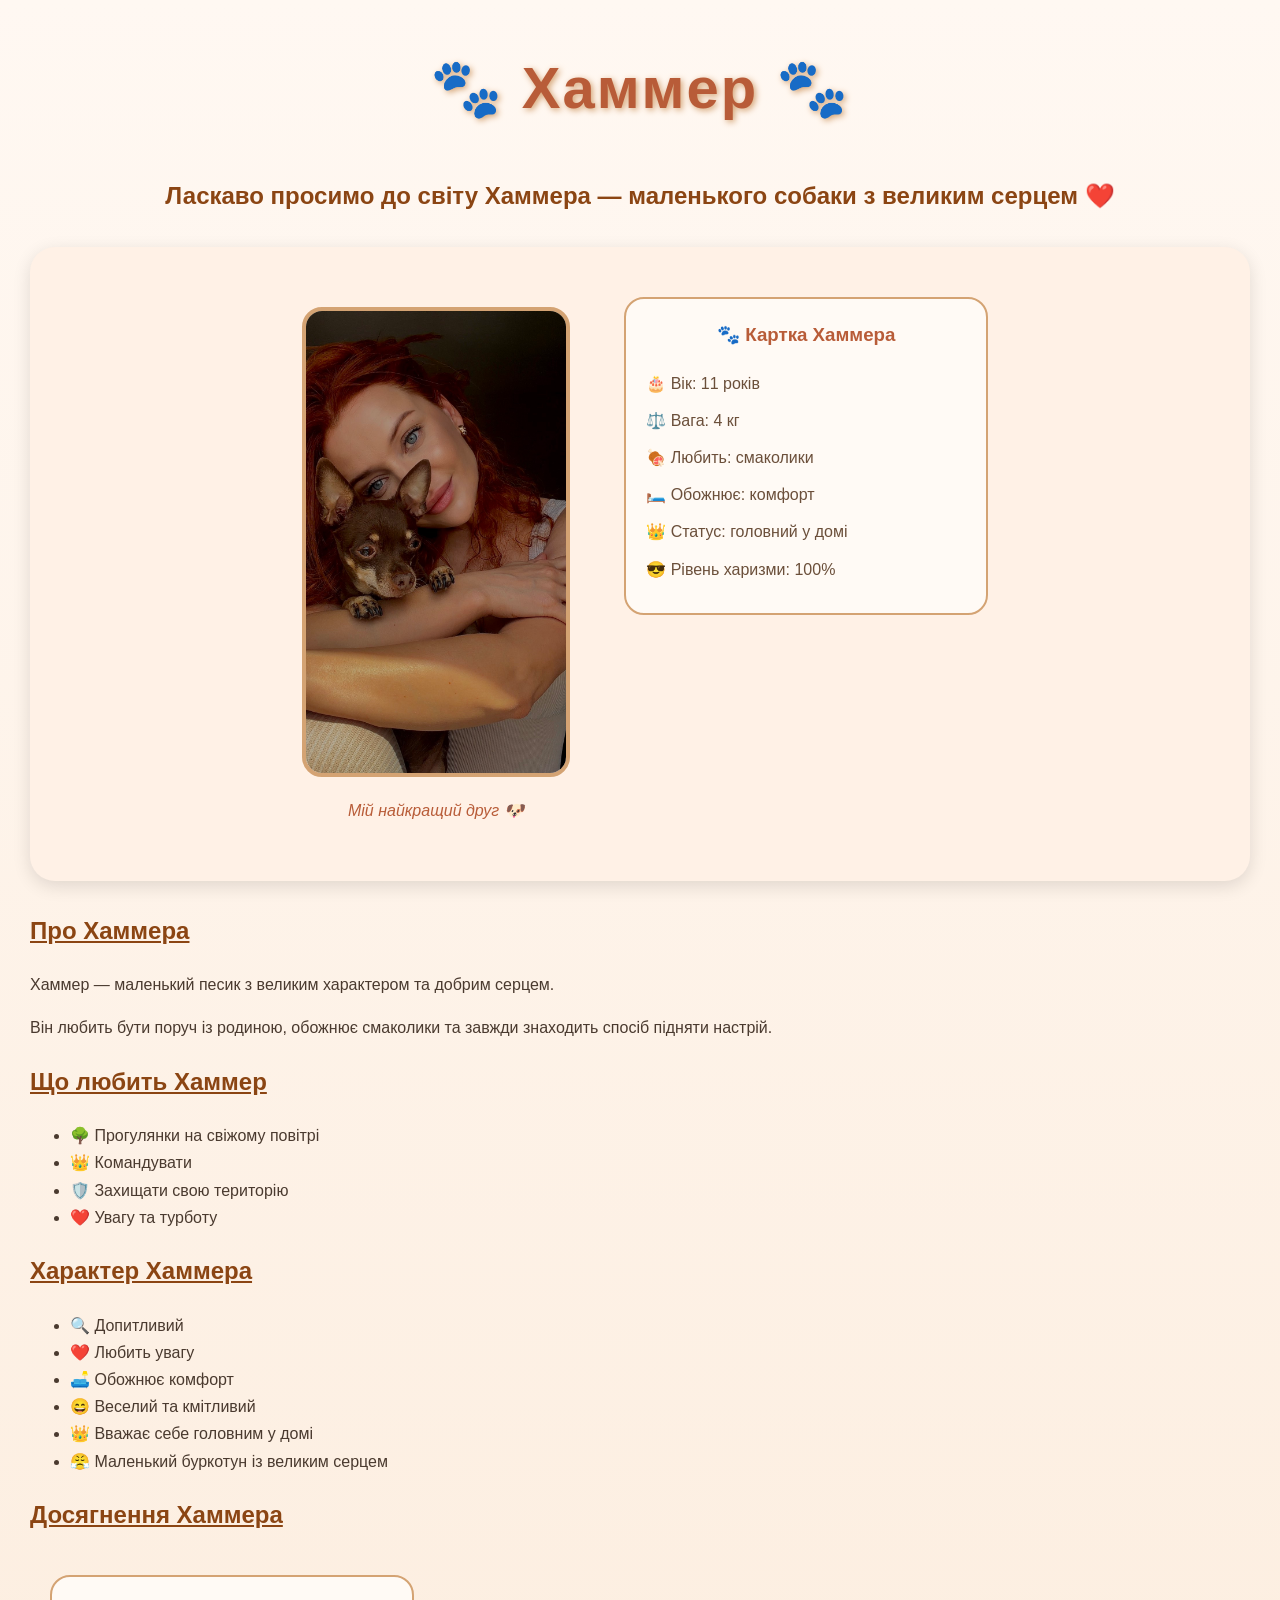
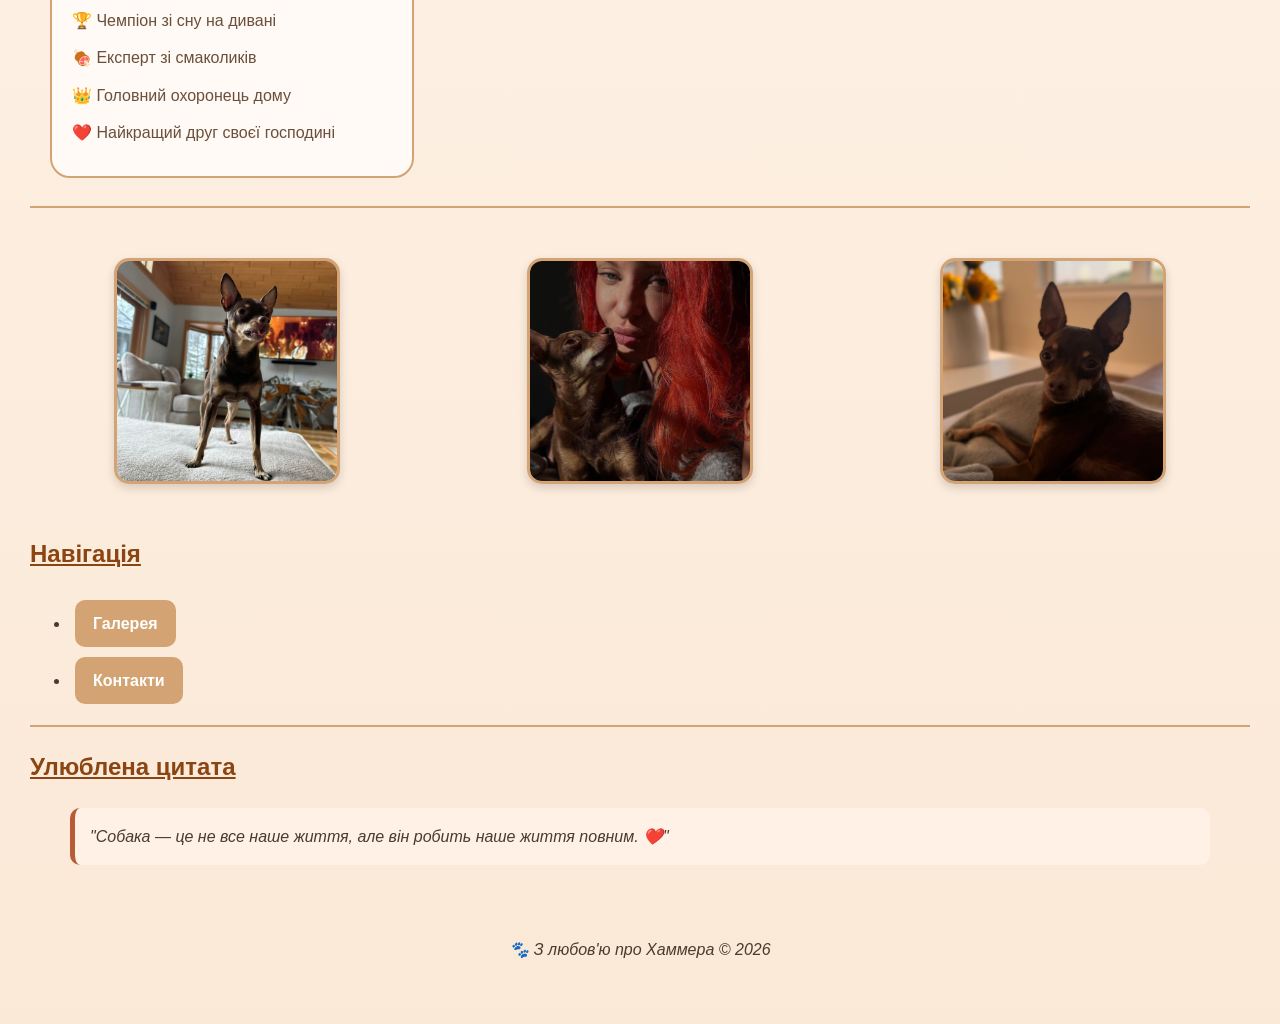
<file: index.html>
<!DOCTYPE html>
<html lang="uk">

<head>
    <meta charset="UTF-8">
    <title>Хаммер</title>
    <link rel="stylesheet" href="style.css">
</head>

<body>

  <h1>🐾 Хаммер 🐾</h1> 

    <p class="welcome">
        Ласкаво просимо до світу Хаммера — маленького собаки з великим серцем ❤️
    </p>

    <div class="hero">
    <div class="hero-photo">
        <img src="photo/hammer.jpg" alt="Хаммер" width="260">
        <p class="photo-text">Мій найкращий друг 🐶</p>
    </div>

    <div class="info-box">
        <h3>🐾 Картка Хаммера</h3>
        <p>🎂 Вік: 11 років</p>
        <p>⚖️ Вага: 4 кг</p>
        <p>🍖 Любить: смаколики</p>
        <p>🛏️ Обожнює: комфорт</p>
        <p>👑 Статус: головний у домі</p>
        <p>😎 Рівень харизми: 100%</p>
    </div>
    </div>

    <h2>Про Хаммера</h2>

    <p>
        Хаммер — маленький песик з великим характером та добрим серцем.
    </p>

    <p>
        Він любить бути поруч із родиною, обожнює смаколики та завжди знаходить спосіб підняти настрій.
    </p>

    <h2> Що любить Хаммер</h2>

<ul>
    <li>🌳 Прогулянки на свіжому повітрі</li>
    <li>👑 Командувати</li>
    <li>🛡️ Захищати свою територію</li>
    <li>❤️ Увагу та турботу</li>
</ul>
    <h2> Характер Хаммера</h2>

<ul>
    <li>🔍 Допитливий</li>
    <li>❤️ Любить увагу</li>
    <li>🛋️ Обожнює комфорт</li>
    <li>😄 Веселий та кмітливий</li>
    <li>👑 Вважає себе головним у домі</li>
    <li>😤 Маленький буркотун із великим серцем</li>
</ul>
<h2>Досягнення Хаммера</h2>

<div class="info-box">
    <p>🏆 Чемпіон зі сну на дивані</p>
    <p>🍖 Експерт зі смаколиків</p>
    <p>👑 Головний охоронець дому</p>
    <p>❤️ Найкращий друг своєї господині</p>
</div>
    <hr>
<div class="gallery">
    <img src="photo/hammer2.jpg" alt="Хаммер">
    <img src="photo/hammer3.jpg" alt="Хаммер">
    <img src="photo/hammer4.jpg" alt="Хаммер">
</div>

    <h2>Навігація</h2>

    <ul>
        <li><a href="pages/gallery.html">Галерея</a></li>
        <li><a href="pages/contact.html">Контакти</a></li>
    </ul>

    <hr>

    <h2>Улюблена цитата</h2>

    <blockquote>
        "Собака — це не все наше життя, але він робить наше життя повним. ❤️"
    </blockquote>

</body>

</html>
<footer>
    <p>🐾 З любов'ю про Хаммера © 2026</p>
</footer>
</file>
<file: style.css>
body {
    background: linear-gradient(to bottom, #FFF8F2, #FBE9D7);
    font-family: "Segoe UI", Verdana, sans-serif;
    line-height: 1.7;
    margin: 30px;
    color: #4A3A2F;
}

h1 {
    color: #B85C38;
    text-align: center;
    font-size: 58px;
    text-shadow: 2px 2px 6px #D4A373;
    letter-spacing: 2px;
}

h2 {
    color: #8B4513;
    text-decoration: underline;
}

h3 {
    color: #B85C38;
}

p {
    color: #4A3A2F;
}

.welcome {
    font-size: 24px;
    text-align: center;
    color: #8B4513;
    font-weight: 600;
}

.top-block {
    text-align: center;
}

.top-block div {
    display: inline-block;
    vertical-align: top;
}

img {
    display: block;
    margin: 20px auto;
    border: 4px solid #D4A373;
    border-radius: 20px;
}

.photo-text {
    text-align: center;
    color: #B85C38;
    font-style: italic;
}

.info-box {
    background-color: #fffaf5;
    border: 2px solid #D4A373;
    border-radius: 20px;
    padding: 20px;
    width: 320px;
    margin: 20px;
    text-align: left;
}

.info-box h3 {
    text-align: center;
    margin-top: 0;
}

.info-box p {
    margin: 10px 0;
}

a {
    background-color: #D4A373;
    color: white;
    text-decoration: none;
    padding: 10px 18px;
    border-radius: 10px;
    display: inline-block;
    margin: 5px;
    font-weight: 600;
}

a:hover {
    background-color: #B85C38;
}

blockquote {
    background-color: #FFF1E6;
    padding: 15px;
    border-left: 5px solid #B85C38;
    border-radius: 10px;
    font-style: italic;
}

hr {
    border: none;
    height: 2px;
    background-color: #D4A373;
}
.gallery {
    display: flex;
    justify-content: center;
    gap: 20px;
    margin: 30px 0;
    flex-wrap: wrap;
}

.gallery img {
    width: 180px;
    height: 180px;
    object-fit: cover;
    border-radius: 15px;
    border: 3px solid #d4a373;
    box-shadow: 0 4px 10px rgba(0,0,0,0.15);
    transition: 0.3s;
}

.gallery img:hover {
    transform: scale(1.05);
}
.hero {
    background-color: #fff1e6;
    border-radius: 25px;
    padding: 30px;
    margin: 30px auto;
    text-align: center;
    box-shadow: 0 5px 18px rgba(0, 0, 0, 0.12);
}

.hero-photo {
    display: inline-block;
    vertical-align: top;
    margin: 10px 30px;
}

.info-box {
    display: inline-block;
    vertical-align: top;
    background-color: #fffaf5;
    border: 2px solid #D4A373;
    border-radius: 20px;
    padding: 20px;
    width: 320px;
    margin: 20px;
    text-align: left;
}

.info-box h3 {
    text-align: center;
    color: #B85C38;
}

.info-box p {
    color: #6b4f3a;
    margin: 10px 0;
}
.subtitle {
    text-align: center;
    font-size: 24px;
    color: #8b5e3c;
    margin-bottom: 30px;
    font-style: italic;
}
.gallery {
    display: flex;
    justify-content: space-around;
    flex-wrap: wrap;
    margin: 30px 0;
}

.gallery img {
    width: 220px;
    height: 220px;
    object-fit: cover;
    border-radius: 15px;
    border: 3px solid #D4A373;
    box-shadow: 0 4px 10px rgba(0,0,0,0.15);
}
footer {
    text-align: center;
    margin-top: 40px;
    padding: 15px;
    color: #8B4513;
    font-style: italic;
}
<div class="gallery">

    <div class="gallery-item">
        <img src="../photo/hammer_with_his_friend.jpg" alt="Хаммер">
        <p>Хаммер та його друг 🐶</p>
    </div>

    <div class="gallery-item">
        <img src="../photo/hammer_heartbreaker.jpg" alt="Хаммер">
        <p>Підкорювач сердець ❤️</p>
    </div>

    <div class="gallery-item">
        <img src="../photo/hammer_sleepy.jpg" alt="Хаммер">
        <p>Солодкий сон 😴</p>
    </div>

</div>
.intro {
    text-align: center;
    font-size: 22px;
    color: #8B4513;
    font-weight: 600;
}

.gallery-page {
    display: flex;
    justify-content: center;
    gap: 30px;
    flex-wrap: wrap;
    margin: 30px auto;
}

.gallery-card {
    background-color: #fffaf5;
    border: 2px solid #d4a373;
    border-radius: 20px;
    padding: 15px;
    width: 240px;
    text-align: center;
    box-shadow: 0 5px 15px rgba(0,0,0,0.15);
}

.gallery-card img {
    width: 220px;
    height: 220px;
    object-fit: cover;
    border-radius: 15px;
    border: 3px solid #d4a373;
}

.gallery-card p {
    color: #8B4513;
    font-size: 17px;
    font-weight: 600;
    font-style: italic;
}

.center {
    text-align: center;
}
.gallery-card:hover {
    transform: translateY(-8px);
    transition: 0.3s;
}
</file>
